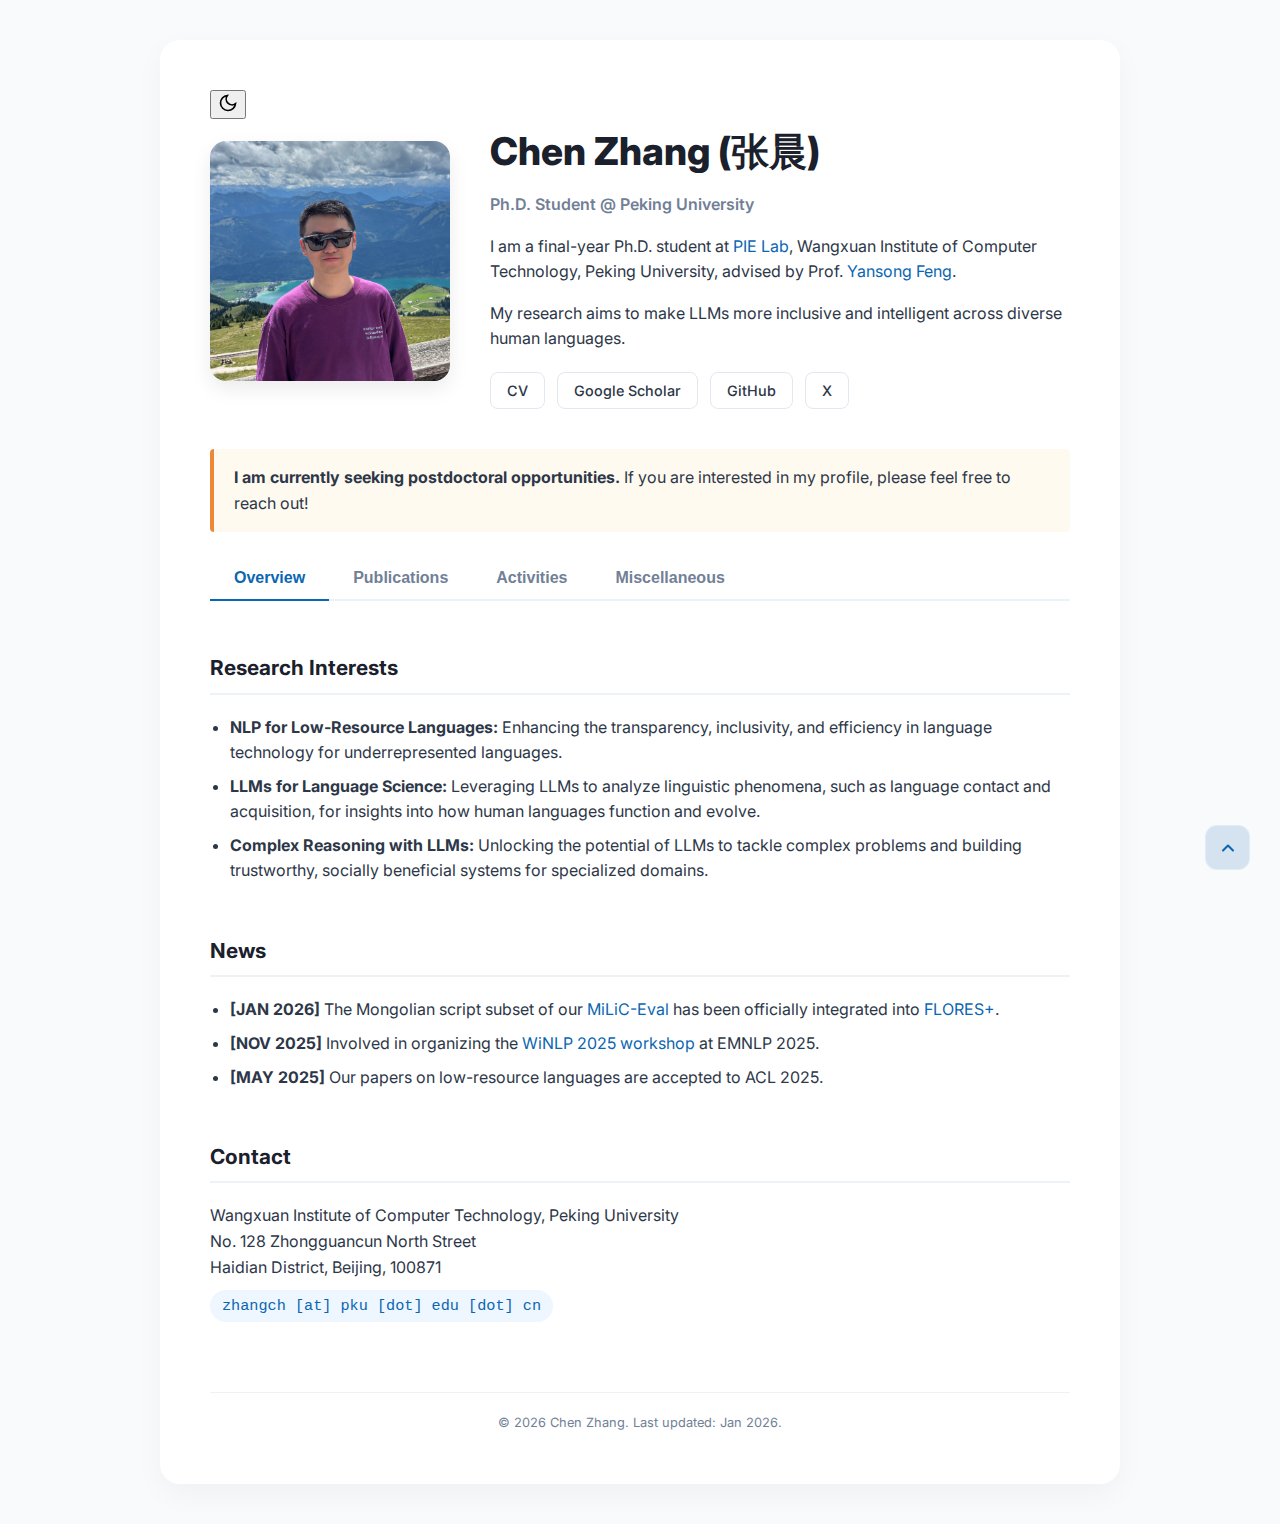
<file: index.html>
<!DOCTYPE html>
<html lang="en">

<head>
    <!-- Google tag (gtag.js) -->
    <script async src="https://www.googletagmanager.com/gtag/js?id=G-KWZSG6PHY8"></script>
    <script>
        window.dataLayer = window.dataLayer || [];
        function gtag() { dataLayer.push(arguments); }
        gtag('js', new Date());

        gtag('config', 'G-KWZSG6PHY8');
    </script>

    <script>
        document.addEventListener('DOMContentLoaded', () => {
            const isExternal = link =>
                link.hostname && link.hostname !== location.hostname;

            document.querySelectorAll('a[href]').forEach(link => {
                if (isExternal(link)) {
                    link.target = '_blank';
                    link.rel = 'noopener noreferrer';
                }
            });
        });
    </script>

    <meta charset="UTF-8">
    <meta name="viewport" content="width=device-width, initial-scale=1.0">
    <title>Chen Zhang - Peking University</title>
    <meta name="description" content="Chen Zhang is a Ph.D. student at Peking University specializing in NLP and LLMs.">
    <meta name="keywords" content="Chen Zhang, Peking University, NLP, LLM, Low-Resource Languages, 张晨">

    <link rel="icon" href="favicon.svg" type="image/svg+xml" sizes="any">
    <link href="https://fonts.googleapis.com/css2?family=Inter:wght@400;600;700;800&display=swap" rel="stylesheet">

    <link rel="stylesheet" type="text/css" href="./stylesheet.css">
</head>

<body>

    <button onclick="topFunction()" id="backToTop" title="Go to top">
        <svg viewBox="0 0 24 24">
            <polyline points="18 15 12 9 6 15"></polyline>
        </svg>
    </button>

    <div id="container">
        <button id="theme-toggle" title="切换深色/浅色模式">
        <svg id="sun-icon" style="display:none;" width="20" height="20" fill="none" stroke="currentColor" stroke-width="2" viewBox="0 0 24 24"><circle cx="12" cy="12" r="5"></circle><line x1="12" y1="1" x2="12" y2="3"></line><line x1="12" y1="21" x2="12" y2="23"></line><line x1="4.22" y1="4.22" x2="5.64" y2="5.64"></line><line x1="18.36" y1="18.36" x2="19.78" y2="19.78"></line><line x1="1" y1="12" x2="3" y2="12"></line><line x1="21" y1="12" x2="23" y2="12"></line><line x1="4.22" y1="19.78" x2="5.64" y2="18.36"></line><line x1="18.36" y1="5.64" x2="19.78" y2="4.22"></line></svg>
        <svg id="moon-icon" width="20" height="20" fill="none" stroke="currentColor" stroke-width="2" viewBox="0 0 24 24"><path d="M21 12.79A9 9 0 1 1 11.21 3 7 7 0 0 0 21 12.79z"></path></svg>
    </button>

        <header class="profile-section">
            <div class="portrait-wrapper">
                <img src="./files/portrait-2025.jpg" alt="Chen Zhang" class="portrait">
            </div>
            <div class="bio-wrapper">
                <h1>Chen Zhang (张晨)</h1>
                <!-- <div class="email-tag">zhangch [AT] pku [DOT] edu [DOT] cn</div> -->
                <p style="color:var(--text-light); font-weight: 600; margin: 5px 0;">Ph.D. Student @ Peking University
                </p>
                <p>I am a final-year Ph.D. student at <a href="https://x.com/pielabpku" target="_blank">PIE Lab</a>,
                    Wangxuan Institute of Computer Technology, Peking University, advised by Prof. <a
                        href="https://yansongfeng.github.io/" target="_blank">Yansong Feng</a>.</p>

                <p>My research aims to make LLMs more inclusive and intelligent across diverse human
                    languages.</p>

                <div class="social-links">
                    <a href="./files/cv/CV_Chen_Zhang_2025.pdf" target="_blank">CV</a>
                    <a href="https://scholar.google.com/citations?user=NSFlB88AAAAJ" target="_blank">Google Scholar</a>
                    <a href="https://github.com/luciusssss" target="_blank">GitHub</a>
                    <a href="https://x.com/chenzhang_zc" target="_blank">X</a>
                </div>
            </div>
        </header>

        <div class="hiring-box">
            <b>I am currently seeking postdoctoral opportunities.</b> If you are interested in my profile, please feel
            free to reach out!
        </div>

        <nav class="tabs-nav">
            <button class="tab-btn active" onclick="openTab(event, 'research')">Overview</button>
            <button class="tab-btn" onclick="openTab(event, 'publications')">Publications</button>
            <button class="tab-btn" onclick="openTab(event, 'activities')">Activities</button>
            <button class="tab-btn" onclick="openTab(event, 'misc')">Miscellaneous</button>
        </nav>

        <div id="research" class="tab-content active">
            <section-title>Research Interests</section-title>
            <ul>
                <li><b>NLP for Low-Resource Languages:</b> Enhancing the transparency, inclusivity, and efficiency in
                    language technology for underrepresented languages.</li>
                <li><b>LLMs for Language Science:</b> Leveraging LLMs to analyze linguistic phenomena, such as language
                    contact and acquisition, for insights into how human languages function and evolve.</li>
                <li><b>Complex Reasoning with LLMs:</b> Unlocking the potential of LLMs to tackle complex problems and
                    building trustworthy, socially beneficial systems for specialized domains.</li>
            </ul>

            <section-title>News</section-title>
            <ul>
                <li><b>[JAN 2026]</b> The Mongolian script subset of our <a href="https://aclanthology.org/2025.findings-acl.578.pdf">MiLiC-Eval</a> has been officially integrated into <a href="https://huggingface.co/datasets/openlanguagedata/flores_plus">FLORES+</a>.</li>
                <li><b>[NOV 2025]</b> Involved in organizing the <a href="https://winlp-workshop.github.io/">WiNLP 2025
                        workshop</a> at EMNLP 2025.</li>
                <li><b>[MAY 2025]</b> Our papers on low-resource languages are accepted to ACL 2025.</li>
                <!-- <li><b>[MAR 2025]</b> Released <a href="https://arxiv.org/pdf/2503.01150">MiLiC-Eval</a>, an NLP evaluation suite for China's minority languages.</li> -->
            </ul>

            <section-title>Contact</section-title>
            Wangxuan Institute of Computer Technology, Peking University<br>
            No. 128 Zhongguancun North Street <br>
            Haidian District, Beijing, 100871 <br>
            <div class="email-tag">zhangch [at] pku [dot] edu [dot] cn</div> 
        </div>

        <div id="publications" class="tab-content">
            <p style="font-size: 1rem; color: var(--text-light); margin-bottom: 20px;">
                * denotes equal contribution.
                <br>
                Following the <a
                    href="https://thegradient.pub/the-benderrule-on-naming-the-languages-we-study-and-why-it-matters/"
                    target="_blank">#BenderRule</a>, languages are specified for each work.
            </p>

            <span class="year-tag">2025</span>

            <div class="pub-card">
                <span class="pub-title">Read it in Two Steps: Translating Extremely Low-Resource Languages with
                    Code-Augmented Grammar Books</span>
                <span class="pub-venue">ACL 2025</span><br>
                <span class="author-me">Chen Zhang</span>*, Jiuheng Lin*, Xiao Liu, Zekai Zhang, Yansong Feng <br>
                [<a href="https://aclanthology.org/2025.acl-long.202/">paper</a>] [<a
                    href="https://github.com/Infinite-set/ZhuangRules">github</a>] <br>
                <span class="lang-info">Zhuang, Kalamang</span>
            </div>

            <div class="pub-card">
                <span class="pub-title">Cross-Lingual Transfer of Cultural Knowledge: An Asymmetric Phenomenon</span>
                <span class="pub-venue">ACL 2025</span><br>
                <span class="author-me">Chen Zhang</span>, Zhiyuan Liao, Yansong Feng <br>
                [<a href="https://aclanthology.org/2025.acl-short.13/">paper</a>] [<a
                    href="https://github.com/luciusssss/cross-lingual-culture">github</a>] <br>
                <span class="lang-info">English, Chinese, Korean, Tibetan, Mongolian</span>
            </div>

            <div class="pub-card">
                <span class="pub-title">MiLiC-Eval: Benchmarking Multilingual LLMs for China's Minority Languages</span>
                <span class="pub-venue">ACL 2025 (Findings)</span><br>
                <span class="author-me">Chen Zhang</span>, Mingxu Tao, Zhiyuan Liao, Yansong Feng <br>
                [<a href="https://aclanthology.org/2025.findings-acl.578.pdf">paper</a>] [<a
                    href="https://github.com/luciusssss/MiLiC-Eval">github</a>] [<a
                    href="https://huggingface.co/datasets/pkupie/milic-eval">huggingface</a>] <br>
                <span class="lang-info">Tibetan, Uyghur, Kazakh, Mongolian</span>
            </div>

            <div class="pub-card">
                <span class="pub-title">Eliciting and Improving the Causal Reasoning Abilities of Large Language Models
                    with Conditional Statements</span>
                <span class="pub-venue">Computational Linguistics 2025</span><br>
                Xiao Liu, Da Yin, <span class="author-me">Chen Zhang</span>, Yansong Feng, Dongyan Zhao <br>
                [<a
                    href="https://direct.mit.edu/coli/article/doi/10.1162/coli_a_00548/127461/Eliciting-and-Improving-the-Causal-Reasoning">paper</a>]
                <br>
                <span class="lang-info">English</span>
            </div>

            <span class="year-tag">2024</span>

            <div class="pub-card">
                <span class="pub-title">Unlocking the Potential of Model Merging for Low-Resource Languages</span>
                <span class="pub-venue">EMNLP 2024 (Findings)</span><br>
                Mingxu Tao*, <span class="author-me">Chen Zhang</span>*, Quzhe Huang*, Tianyao Ma, Songfang Huang,
                Dongyan Zhao, Yansong Feng <br>
                [<a href="https://aclanthology.org/2024.findings-emnlp.508.pdf">paper</a>] [<a
                    href="https://huggingface.co/collections/pkupie/model-merging-for-lrl-67526669adff082eb0c75a4b">huggingface</a>]
                <br>
                <span class="lang-info">Tibetan, Uyghur, Mongolian, Tamil, Telugu, Odia, Bengali</span>
            </div>

            <div class="pub-card">
                <span class="pub-title">Teaching Large Language Models an Unseen Language on the Fly</span>
                <span class="pub-venue">ACL 2024 (Findings)</span><br>
                <span class="author-me">Chen Zhang</span>, Xiao Liu, Jiuheng Lin, Yansong Feng <br>
                [<a href="https://aclanthology.org/2024.findings-acl.519.pdf">paper</a>] [<a
                    href="https://github.com/luciusssss/ZhuangBench">github</a>] [<a
                    href="https://luciusssss.github.io/proj/zhuangbench.html">website</a>] <br>
                <span class="lang-info">Zhuang, Kalamang, and other 7 mid-resource languages</span>
            </div>

            <div class="pub-card">
                <span class="pub-title">MC<sup>2</sup>: Towards Transparent and Culturally-Aware NLP for Minority
                    Languages in China</span>
                <span class="pub-venue">ACL 2024</span><br>
                <span class="author-me">Chen Zhang</span>*, Mingxu Tao*, Quzhe Huang*, Jiuheng Lin*, Zhibin Chen,
                Yansong Feng <br>
                [<a href="https://aclanthology.org/2024.acl-long.479.pdf">paper</a>] [<a
                    href="https://github.com/luciusssss/mc2_corpus">github</a>] [<a
                    href="https://luciusssss.github.io/proj/mc2.html">website</a>] <br>
                <span class="lang-info">Tibetan, Uyghur, Kazakh, Mongolian</span>
            </div>

            <div class="pub-card">
                <span class="pub-title">Harder Task Needs More Experts: Dynamic Routing in MoE Models</span>
                <span class="pub-venue">ACL 2024</span><br>
                Quzhe Huang*, Zhenwei An*, Nan Zhuang, Mingxu Tao, <span class="author-me">Chen Zhang</span>, Yang Jin,
                Kun Xu, Kun Xu, Liwei Chen, Songfang Huang, Yansong Feng <br>
                [<a href="https://aclanthology.org/2024.acl-long.696.pdf">paper</a>] <br>
                <span class="lang-info">English</span>
            </div>

            <div class="pub-card">
                <span class="pub-title">Can LLMs Learn a New Language on the Fly? A Case Study on Zhuang</span>
                <span class="pub-venue">ICLR 2024 Tiny Paper</span><br>
                <span class="author-me">Chen Zhang</span>, Mingxu Tao, Quzhe Huang, Zhibin Chen, Yansong Feng <br>
                [<a href="https://openreview.net/pdf?id=GTHD2UnDIb">paper</a>] <br>
                <span class="lang-info">Zhuang</span>
            </div>


            <div class="pub-card">
                <span class="pub-title">Can Perplexity Reflect Large Language Model's Ability in Long Text
                    Understanding?</span>
                <span class="pub-venue">ICLR 2024 Tiny Paper</span><br>
                Yutong Hu, Quzhe Huang, Mingxu Tao, <span class="author-me">Chen Zhang</span>, Yansong Feng<br>
                [<a href="https://openreview.net/pdf?id=Cjp6YKVeAa">paper</a>] <br>
                <span class="lang-info">English</span>
            </div>

            <span class="year-tag">2023</span>

            <div class="pub-card">
                <span class="pub-title">Lawyer LLaMA: Enhancing LLMs with Legal Knowledge</span>
                <span class="pub-venue">arXiv 2305.15062</span><br>
                Quzhe Huang*, Mingxu Tao*, <span class="author-me">Chen Zhang</span>*, Zhenwei An*, Cong Jiang, Zhibin
                Chen, Zirui Wu, Yansong Feng <br>
                [<a href="https://arxiv.org/pdf/2305.15062.pdf">preprint</a>] [<a
                    href="https://github.com/AndrewZhe/lawyer-llama">github</a>] <br>
                <span class="lang-info">Chinese</span>
            </div>

            <div class="pub-card">
                <span class="pub-title">How Many Answers Should I Give? An Empirical Study of Multi-Answer Reading
                    Comprehension</span>
                <span class="pub-venue">ACL 2023 (Findings)</span><br>
                <span class="author-me">Chen Zhang</span>, Jiuheng Lin, Xiao Liu, Yuxuan Lai, Yansong Feng, Dongyan Zhao
                <br>
                [<a href="https://aclanthology.org/2023.findings-acl.359.pdf">paper</a>] [<a
                    href="https://github.com/luciusssss/how-many-answers">github</a>] <br>
                <span class="lang-info">English</span>
            </div>

            <div class="pub-card">
                <span class="pub-title">The Magic of IF: Investigating Causal Reasoning Abilities in Large Language
                    Models of Code</span>
                <span class="pub-venue">ACL 2023 (Findings)</span><br>
                Xiao Liu, Da Yin, <span class="author-me">Chen Zhang</span>, Yansong Feng, Dongyan Zhao
                <br>
                [<a href="https://aclanthology.org/2023.findings-acl.574.pdf">paper</a>] [<a
                    href="https://github.com/xxxiaol/magic-if">github</a>] <br>
                <span class="lang-info">English</span>
            </div>

            <div class="pub-card">
                <span class="pub-title">Relation-Aware Question Answering for Heterogeneous Knowledge Graphs</span>
                <span class="pub-venue">EMNLP 2023 (Findings)</span><br>
                Haowei Du, Quzhe Huang, Chen Li, <span class="author-me">Chen Zhang</span>, Yang Li, Dongyan Zhao
                <br>
                [<a href="https://aclanthology.org/2023.findings-emnlp.906.pdf">paper</a>] <br>
                <span class="lang-info">English</span>
            </div>


            <div class="pub-card">
                <span class="pub-title">Cross-Lingual Question Answering over Knowledge Base as Reading
                    Comprehension</span>
                <span class="pub-venue">EACL 2023 (Findings)</span><br>
                <span class="author-me">Chen Zhang</span>, Yuxuan Lai, Yansong Feng, Xingyu Shen, Haowei Du, Dongyan
                Zhao <br>
                [<a href="https://aclanthology.org/2023.findings-eacl.185.pdf">paper</a>] [<a
                    href="https://github.com/luciusssss/xkbqa-as-mrc">github</a>] <br>
                <span class="lang-info">Chinese, Persian, German, Romanian, Italian, Russian, French, Dutch, Spanish,
                    Hindi, Portuguese</span>
            </div>

            <div class="pub-card">
                <span class="pub-title">UnifEE: Unified Evidence Extraction for Fact Verification</span>
                <span class="pub-venue">EACL 2023</span><br>
                Nan Hu, Zirui Wu, Yuxuan Lai, <span class="author-me">Chen Zhang</span>, Yansong Feng <br>
                [<a href="https://aclanthology.org/2023.eacl-main.82.pdf">paper</a>] [<a
                    href="https://github.com/WilliamZR/unifee">github</a>] <br>
                <span class="lang-info">English</span>
            </div>

            <span class="year-tag">2022 and before</span>


            <div class="pub-card">
                <span class="pub-title">Knowledge-Enhanced Iterative Instruction Generation and Reasoning for Knowledge
                    Base Question Answering</span>
                <span class="pub-venue">NLPCC 2022</span><br>
                Haowei Du, Quzhe Huang, <span class="author-me">Chen Zhang</span>, Dongyan Zhao<br>
                [<a href="https://link.springer.com/chapter/10.1007/978-3-031-17120-8_34">paper</a>] [<a
                    href="https://arxiv.org/pdf/2209.03005.pdf">preprint</a>]
                <span class="lang-info">English</span>
            </div>

            <div class="pub-card">
                <span class="pub-title">Extract, Integrate, Compete: Towards Verification Style Reading
                    Comprehension</span>
                <span class="pub-venue">EMNLP 2021 (Findings)</span><br>
                <span class="author-me">Chen Zhang</span>, Yuxuan Lai, Yansong Feng, Dongyan Zhao <br>
                [<a href="https://aclanthology.org/2021.findings-emnlp.255.pdf">paper</a>] [<a
                    href="https://github.com/luciusssss/VGaokao">github</a>] <br>
                <span class="lang-info">Chinese</span>
            </div>

            <div class="pub-card">
                <span class="pub-title">A review of deep learning in question answering over knowledge bases</span>
                <span class="pub-venue">AI Open 2021, Volume 2</span><br>
                <span class="author-me">Chen Zhang</span>, Yuxuan Lai, Yansong Feng, Dongyan Zhao <br>
                [<a href="https://www.sciencedirect.com/science/article/pii/S2666651021000292">paper</a>] <br>
                <span class="lang-info">English</span>
            </div>

            <div class="pub-card">
                <span class="pub-title">Why Machine Reading Comprehension Models Learn Shortcuts?</span>
                <span class="pub-venue">ACL-IJCNLP 2021 (Findings)</span><br>
                Yuxuan Lai, <span class="author-me">Chen Zhang</span>, Yansong Feng, Quzhe Huang, Dongyan Zhao <br>
                [<a href="https://aclanthology.org/2021.findings-acl.85.pdf">paper</a>] [<a
                    href="https://github.com/luciusssss/why-learn-shortcut">github</a>] <br>
                <span class="lang-info">English</span>
            </div>
        </div>

        <div id="activities" class="tab-content">
            <section-title>Academic Service</section-title>
            <ul>
                <li><b>Area Chair:</b> ACL Rolling Review, LREC</li>
                <li><b>Reviewer:</b> ACL Rolling Review (Great Reviewer x3), ACL, EMNLP, LREC, COLING, NLPCC (Best
                    Reviewer Award 2025)</li>
                <li><b>Workshop Organizer:</b> <a href="https://winlp-workshop.github.io/" target="_blank">Widening
                        NLP (WiNLP) 2025</a></li>
                <li><b>Student Volunteer:</b> ACL 2025, ACL 2024, EMNLP 2021 (remote)</li>
            </ul>

            <section-title>Open-Source Artifacts</section-title>
            <ul>
                <li><b>ZhuangBench:</b> A benchmark consisting of a small set of Zhuang–Chinese parallel sentences and a
                    Zhuang dictionary, designed to evaluate whether LLMs can comprehend an unseen language on the fly.
                    Now part of <a href="https://longbench2.github.io/">LongBench v2</a>.<br>[<a
                        href="https://github.com/luciusssss/ZhuangBench">github</a>] [<a
                        href="https://aclanthology.org/2024.findings-acl.519.pdf">paper</a>]</li>
                <li><b>ZhuangRules:</b> A collection of Zhuang grammar rules for evaluating whether LLMs can effectively
                    leverage grammar books in low-resource language understanding. <br>
                    [<a href="https://github.com/Infinite-set/ZhuangRules">github</a>] [<a
                        href="https://aclanthology.org/2025.acl-long.202.pdf">paper</a>]</li>
                <li><b>MC<sup>2</sup>:</b> A web-crawled corpus covering four minority languages in China:
                    Tibetan, Uyghur, Kazakh, and Mongolian.<br>
                    [<a href="https://github.com/luciusssss/mc2_corpus">github</a>] [<a
                        href="https://huggingface.co/datasets/pkupie/mc2_corpus">huggingface</a>] [<a
                        href="https://aclanthology.org/2024.acl-long.479.pdf">paper</a>]</li>
                <li><b>MiLiC-Eval:</b> A multi-task evaluation benchmark for four minority languages in China: Tibetan,
                    Uyghur, Kazakh, and Mongolian. Portions of the data have been contributed to <a href="https://huggingface.co/datasets/openlanguagedata/flores_plus">FLORES+</a> to support alternative scripts.<br>
                    [<a href="https://github.com/luciusssss/MiLiC-Eval">github</a>] [<a
                        href="https://huggingface.co/datasets/pkupie/milic-eval">huggingface</a>] [<a
                        href="https://aclanthology.org/2025.findings-acl.578.pdf">paper</a>]</li>
                <li><b>Lawyer LLaMA:</b> A Chinese legal-domain LLM based on Llama 2 trained on synthetic data of legal consultations.<br>
                    [<a href="https://github.com/AndrewZhe/lawyer-llama">github</a>] [<a href="https://huggingface.co/pkupie/lawyer-llama-13b-v2">huggingface</a>] [<a
                        href="https://arxiv.org/pdf/2305.15062.pdf">report</a>]</li>

            </ul>

            <section-title>Teaching</section-title>
            <p><b>Teaching Assistant @ Peking University</b></p>
            <ul>
                <li>Foundations of Natural Language Processing (Spring 2024, 2025)</li>
                <li>Empirical Methods for Natural Language Processing (Spring 2022)</li>
                <li>Data Structures and Algorithms (B) (Fall 2020, Spring 2021)</li>
            </ul>

            <section-title>Honors & Awards</section-title>
            <ul>
                <li><b>President Scholarship (校长奖学金)</b>, Peking University (2025)</li>
                <li><b>Award for Scientific Research (优秀科研奖)</b>, Peking University (2024)</li>
                <li><b>Outstanding Graduate of Beijing (北京市优秀毕业生)</b>, Beijing Municipal Education Commission (2021)
                </li>
                <li><b>Outstanding Graduate (北京大学优秀毕业生)</b>, Peking University (2021)</li>
                <li><b>Best Project</b>, Google ML Winter Camp (2020) [<a
                        href="https://sites.google.com/google.com/ml-camp/2020-camp/beijing-site/winning-teams">link</a>]
                </li>
                <li><b>Founder Scholarship (方正奖学金)</b>, Peking University (2018, 2019)</li>
            </ul>

        </div>

        <div id="misc" class="tab-content">
            <ul>
                <li>My name in Chinese characters is <b>张晨 (Zhāng Chén, /ʈʂɑŋ˥˥ ʈʂʰən˧˥/)</b>. My given name 晨 (Chén)
                    means <i>morning</i>.</li>
                <li>My mother tongue is the <b>Jinsha Dialect (金沙话)</b>, a transitional dialect between Mandarin and Wu
                    Chinese.</li>
                <li>Intermediate in
                    Japanese and Spanish; basic knowledge of Korean, German, and Uzbek.</li>
                <li>I enjoy hiking, learning new languages, and exploring craft beers (especially IPAs). If you visit Beijing, I'd be happy to plan a great day hiking in the nearby hills and take you to some excellent local taprooms.</li>
            </ul>

        </div>

        <footer
            style="margin-top: 60px; padding-top: 20px; border-top: 1px solid #edf2f7; text-align: center; font-size: 0.8rem; color: var(--text-light);">
            &copy; 2026 Chen Zhang. Last updated: Jan 2026.
        </footer>
    </div>

    <script>
        // Tab 控制逻辑
        function openTab(evt, tabName) {
            var i, tabcontent, tablinks;
            tabcontent = document.getElementsByClassName("tab-content");
            for (i = 0; i < tabcontent.length; i++) {
                tabcontent[i].style.display = "none";
                tabcontent[i].classList.remove("active");
            }
            tablinks = document.getElementsByClassName("tab-btn");
            for (i = 0; i < tablinks.length; i++) {
                tablinks[i].classList.remove("active");
            }
            document.getElementById(tabName).style.display = "block";
            document.getElementById(tabName).classList.add("active");
            evt.currentTarget.classList.add("active");

            // 移动端切换 Tab 后滚动到 Tab 栏位置
            if (window.innerWidth < 768) {
                window.scrollTo({ top: document.querySelector('.tabs-nav').offsetTop - 10, behavior: 'smooth' });
            }
        }

        // 回到顶部按钮逻辑
        let mybutton = document.getElementById("backToTop");

        window.onscroll = function () { scrollFunction() };

        function scrollFunction() {
            if (document.body.scrollTop > 0 || document.documentElement.scrollTop > 0) {
                mybutton.style.display = "block";
            } else {
                mybutton.style.display = "none";
            }
        }

        function topFunction() {
            window.scrollTo({
                top: 0,
                behavior: 'smooth'
            });
        }

        // 主题切换逻辑
const themeToggle = document.getElementById('theme-toggle');
const sunIcon = document.getElementById('sun-icon');
const moonIcon = document.getElementById('moon-icon');

// 检查本地存储或系统偏好
const currentTheme = localStorage.getItem('theme') || (window.matchMedia('(prefers-color-scheme: dark)').matches ? 'dark' : 'light');

if (currentTheme === 'dark') {
    document.documentElement.setAttribute('data-theme', 'dark');
    sunIcon.style.display = 'block';
    moonIcon.style.display = 'none';
}

themeToggle.addEventListener('click', () => {
    let theme = document.documentElement.getAttribute('data-theme');
    if (theme === 'dark') {
        document.documentElement.removeAttribute('data-theme');
        localStorage.setItem('theme', 'light');
        sunIcon.style.display = 'none';
        moonIcon.style.display = 'block';
    } else {
        document.documentElement.setAttribute('data-theme', 'dark');
        localStorage.setItem('theme', 'dark');
        sunIcon.style.display = 'block';
        moonIcon.style.display = 'none';
    }
});
    </script>

</body>

</html>
</file>
<file: stylesheet.css>
:root {
  --primary: #0b66b2;
  --primary-light: #eef6ff;
  --text-main: #2d3748;
  --text-light: #718096;
  --heading: #1a202c;
  --bg: #f8fafc;
  --card-bg: #ffffff;
  --pku-red: #8c0000;
}

* {
  box-sizing: border-box;
}

html {
  font-size: 16px;
}

body {
  font-family: "Inter", -apple-system, BlinkMacSystemFont, "Segoe UI", Roboto, sans-serif;
  background-color: var(--bg);
  color: var(--text-main);
  line-height: 1.6;
  margin: 0;
  padding: 0;
  scroll-behavior: smooth;
  font-size: 1rem;
  /* 1rem = 16px */
}

a {
  color: var(--primary);
  text-decoration: none;
  transition: 0.2s;
}

a:hover {
  text-decoration: underline;
}

/* Container Layout */
#container {
  max-width: 960px;
  margin: 40px auto;
  background: var(--card-bg);
  padding: 50px;
  border-radius: 20px;
  box-shadow: 0 10px 30px rgba(0, 0, 0, 0.04);
  overflow: hidden;
  position: relative;
}

/* Header / Bio */
.profile-section {
  display: flex;
  gap: 40px;
  align-items: center;
  margin-bottom: 40px;
}

.portrait-wrapper {
  flex: 0 0 240px;
}

.portrait {
  width: 100%;
  border-radius: 16px;
  box-shadow: 0 8px 20px rgba(0, 0, 0, 0.08);
  height: auto;
}

.bio-wrapper {
  flex: 1;
}

h1 {
  font-size: 2.4rem;
  margin: 0 0 10px 0;
  color: var(--heading);
  font-weight: 800;
}

.email-tag {
  background: var(--primary-light);
  color: var(--primary);
  padding: 4px 12px;
  border-radius: 20px;
  font-family: monospace;
  font-size: 0.95rem;
  display: inline-block;
  margin: 10px 0;
}

.social-links {
  margin-top: 20px;
  display: flex;
  gap: 12px;
  flex-wrap: wrap;
}

.social-links a {
  padding: 6px 16px;
  border: 1px solid #e2e8f0;
  border-radius: 8px;
  font-size: 0.9rem;
  font-weight: 500;
  color: var(--text-main);
}

.social-links a:hover {
  background: var(--primary);
  color: white;
  border-color: var(--primary);
  text-decoration: none;
}

/* Hiring Box */
.hiring-box {
  background: #fffaf0;
  border-left: 4px solid #ed8936;
  padding: 16px 20px;
  margin: 25px 0;
  border-radius: 4px;
}

/* Tab Navigation */
.tabs-nav {
  display: flex;
  border-bottom: 2px solid #edf2f7;
  margin-bottom: 30px;
  position: sticky;
  top: 0;
  background: white;
  z-index: 10;
}

.tab-btn {
  padding: 12px 24px;
  cursor: pointer;
  border: none;
  background: none;
  font-size: 1rem;
  font-weight: 600;
  color: var(--text-light);
  position: relative;
  transition: 0.2s;
}

.tab-btn:hover {
  color: var(--primary);
}

.tab-btn.active {
  color: var(--primary);
}

.tab-btn.active::after {
  content: '';
  position: absolute;
  bottom: -2px;
  left: 0;
  width: 100%;
  height: 2px;
  background: var(--primary);
}

/* Tab Content Control */
.tab-content {
  display: none;
  animation: fadeIn 0.4s ease;
}

.tab-content.active {
  display: block;
}

@keyframes fadeIn {
  from {
    opacity: 0;
    transform: translateY(10px);
  }

  to {
    opacity: 1;
    transform: translateY(0);
  }
}

/* Content styles */
section-title {
  display: block;
  font-size: 1.3rem;
  font-weight: 700;
  color: var(--heading);
  margin: 50px 0 20px 0;
  padding-bottom: 8px;
  border-bottom: 2px solid #edf2f7;
}

.year-tag {
  font-weight: 800;
  font-size: 1.2rem;
  color: var(--text-light);
  margin: 30px 0 15px 0;
  display: block;
}

.pub-card {
  padding: 16px;
  margin-bottom: 15px;
  border-radius: 12px;
  transition: 0.2s;
  border: 1px solid transparent;
}

.pub-card:hover {
  background: #f1f5f9;
  border-color: #edf2f7;
}

.pub-title {
  display: block;
  font-weight: 600;
  color: var(--heading);
  font-size: 1.05rem;
  line-height: 1.4;
}

.pub-venue {
  display: inline-block;
  font-weight: 700;
  color: var(--primary);
  margin: 4px 0;
}

.author-me {
  font-weight: 700;
  text-decoration: underline;
}

.lang-info {
  font-size: 0.9rem;
  color: var(--text-light);
  font-style: italic;
  margin-top: 6px;
  display: block;
}

ul {
  padding-left: 20px;
}

li {
  margin-bottom: 8px;
}

/* 回到顶部按钮样式 */
#backToTop {
  display: none;
  position: fixed;
  bottom: 30px;
  right: 30px;
  z-index: 99;
  border: 1px solid rgba(255, 255, 255, 0.3);
  outline: none;
  background: rgba(11, 102, 178, 0.15);
  backdrop-filter: blur(10px);
  -webkit-backdrop-filter: blur(10px);
  color: var(--primary);
  cursor: pointer;
  width: 45px;
  height: 45px;
  border-radius: 12px;
  font-size: 20px;
  transition: all 0.3s cubic-bezier(0.4, 0, 0.2, 1);
  display: flex;
  align-items: center;
  justify-content: center;
}

#backToTop:hover {
  background: var(--primary);
  color: white;
  transform: translateY(-5px);
  box-shadow: 0 8px 15px rgba(11, 102, 178, 0.2);
}

#backToTop svg {
  width: 20px;
  height: 20px;
  fill: none;
  stroke: currentColor;
  stroke-width: 2.5;
  stroke-linecap: round;
  stroke-linejoin: round;
}

/* Responsive */
@media (max-width: 768px) {
  #container {
    padding: 25px;
    margin: 10px;
    border-radius: 10px;
  }

  .profile-section {
    flex-direction: column;
    text-align: center;
  }

  .portrait-wrapper {
    flex: 0 0 180px;
    width: 180px;
  }

  .portrait {
    width: 100%;
  }

  .social-links {
    justify-content: center;
  }

  .tabs-nav {
    overflow-x: auto;
    white-space: nowrap;
  }

  #backToTop {
    bottom: 20px;
    right: 20px;
  }
}
</file>
